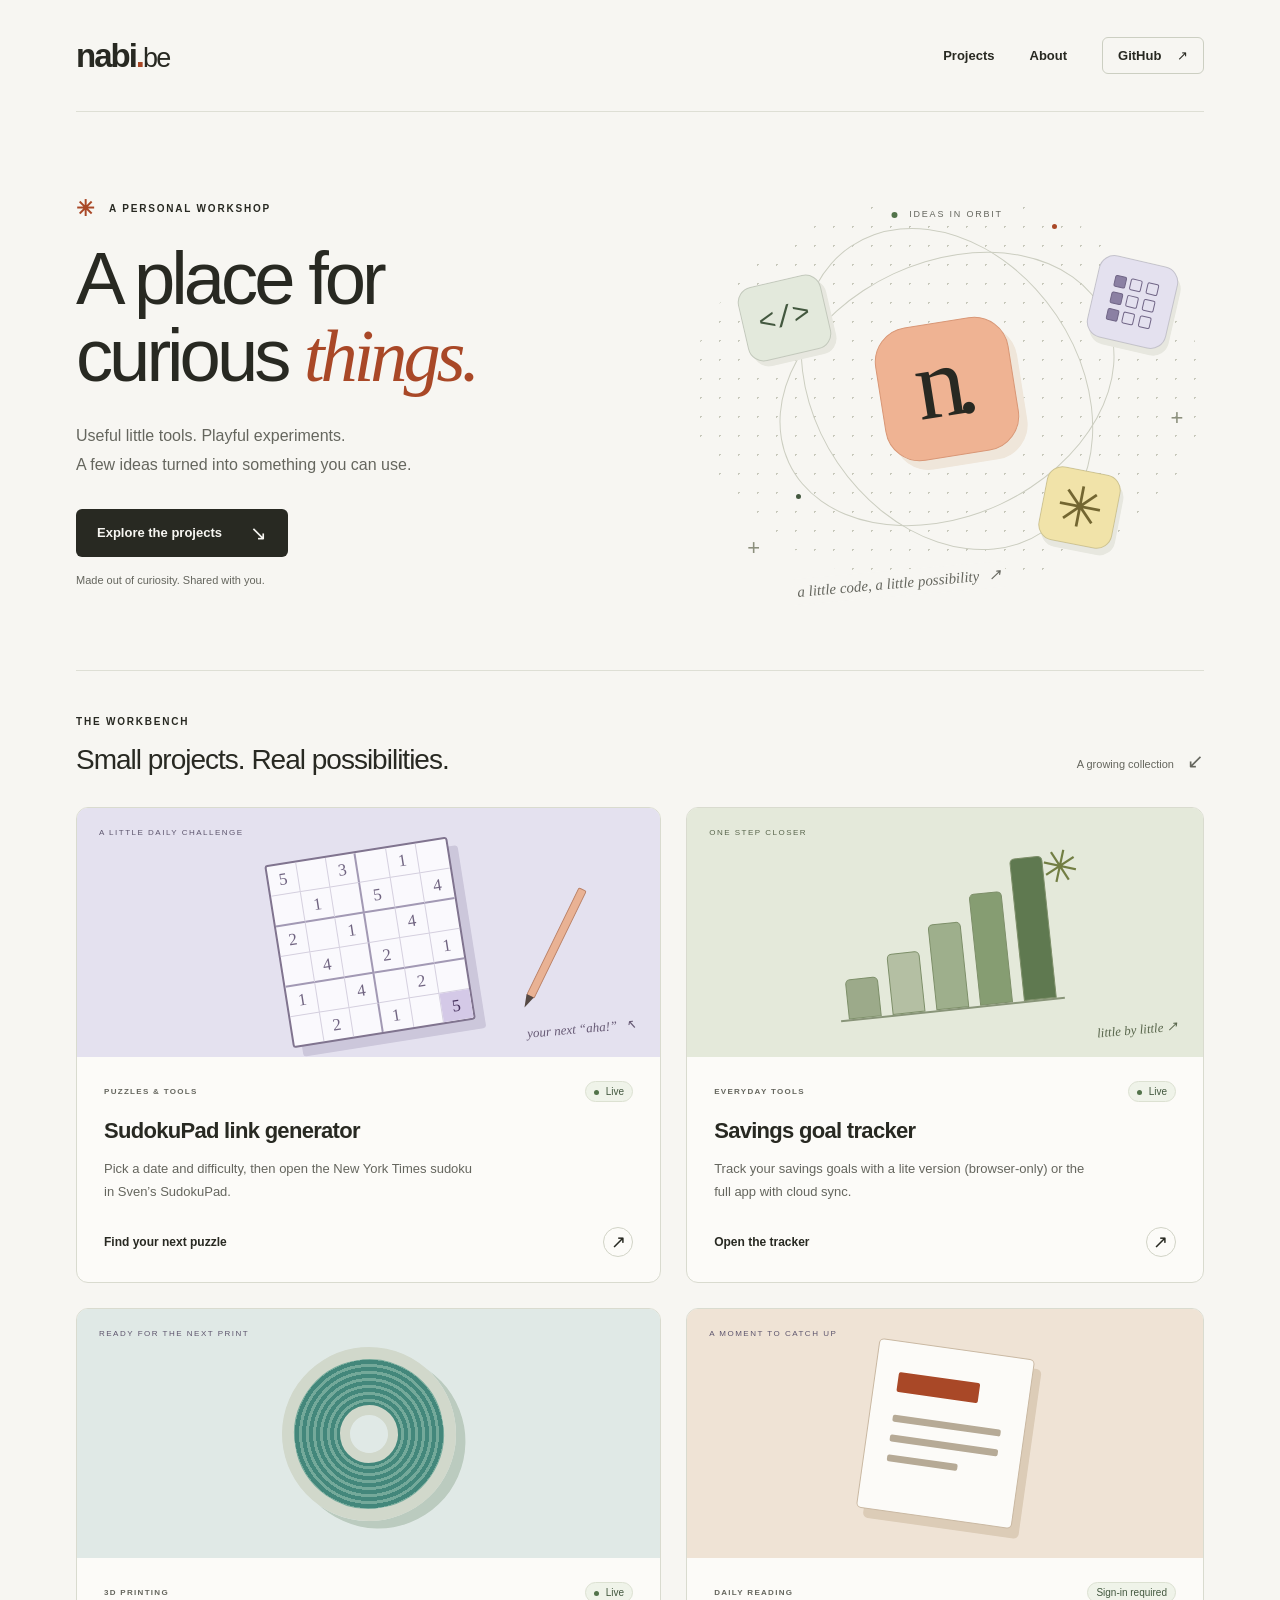
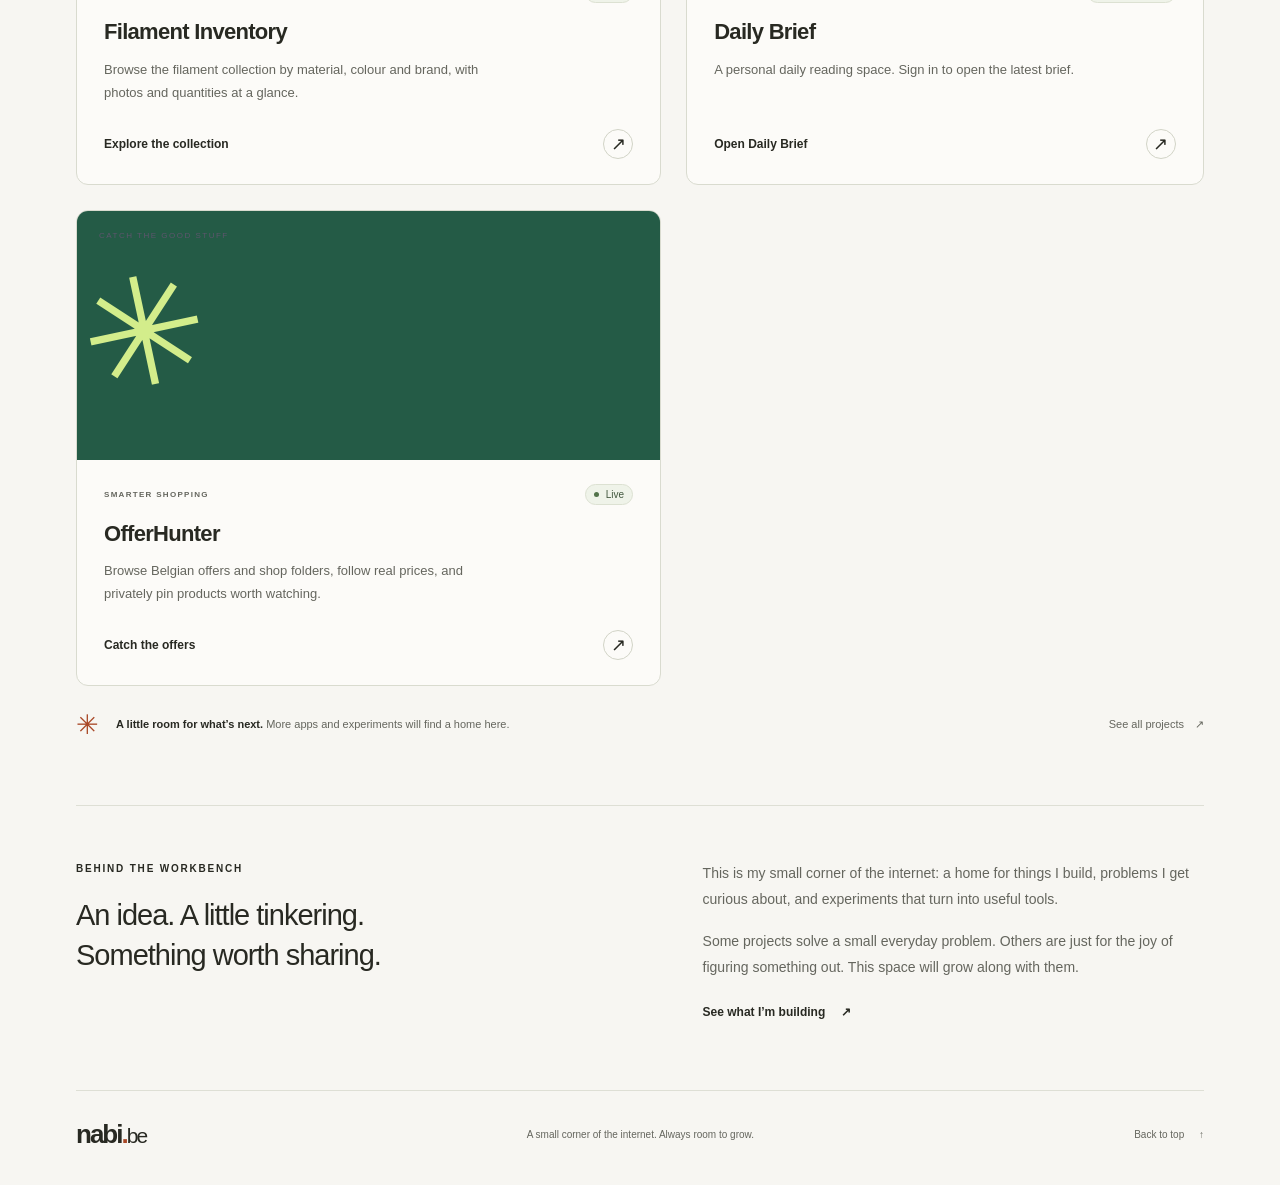
<file: index.html>
<!doctype html>
<html lang="en">
  <head>
    <meta charset="utf-8" />
    <meta name="viewport" content="width=device-width, initial-scale=1" />
    <meta name="theme-color" content="#f7f6f2" />
    <meta
      name="description"
      content="A small corner of the internet for useful tools, playful experiments, and things made out of curiosity. Explore projects at nabi.be."
    />
    <meta property="og:title" content="nabi.be — A place for curious things" />
    <meta
      property="og:description"
      content="Useful tools, playful experiments, and a little room for whatever comes next."
    />
    <meta property="og:type" content="website" />
    <meta property="og:url" content="https://nabi.be/" />
    <link rel="canonical" href="https://nabi.be/" />
    <link rel="icon" href="/favicon.svg" type="image/svg+xml" />
    <link rel="stylesheet" href="/styles.css?v=20261006" />
    <title>nabi.be — A place for curious things</title>
  </head>
  <body>
    <a class="skip-link" href="#main">Skip to content</a>
    <div class="page-shell">
      <header class="site-header">
        <a class="wordmark" href="/" aria-label="nabi.be home"
          >nabi<span class="wordmark-dot">.</span
          ><span class="wordmark-domain">be</span></a
        >
        <nav aria-label="Main navigation">
          <a href="/projects/">Projects</a>
          <a href="#about">About</a>
          <a class="github-link" href="https://github.com/ionabio"
            >GitHub <span aria-hidden="true">↗</span></a
          >
        </nav>
      </header>

      <main id="main">
        <section class="hero" aria-labelledby="hero-title">
          <div class="hero-copy">
            <p class="eyebrow">
              <span class="small-spark" aria-hidden="true">✳</span> A PERSONAL
              WORKSHOP
            </p>
            <h1 id="hero-title">A place for<br />curious <em>things.</em></h1>
            <p class="hero-description">
              Useful little tools. Playful experiments.<br />A few ideas turned
              into something you can use.
            </p>
            <a class="button" href="#projects"
              >Explore the projects <span aria-hidden="true">↘</span></a
            >
            <p class="hero-footnote">Made out of curiosity. Shared with you.</p>
          </div>
          <div class="workshop-art" aria-hidden="true">
            <div class="art-caption">
              <span class="status-dot"></span> IDEAS IN ORBIT
            </div>
            <div class="orbit orbit-one"></div>
            <div class="orbit orbit-two"></div>
            <div class="orbit-center"><span>n.</span></div>
            <div class="floating-tile code-tile">&lt;/&gt;</div>
            <div class="floating-tile puzzle-tile">
              <i></i><i></i><i></i><i></i><i></i><i></i><i></i><i></i><i></i>
            </div>
            <div class="floating-tile spark-tile">✳</div>
            <span class="orbit-dot dot-one"></span
            ><span class="orbit-dot dot-two"></span>
            <span class="art-plus plus-one">+</span
            ><span class="art-plus plus-two">+</span>
            <div class="art-note">
              a little code, a little possibility <span>↗</span>
            </div>
          </div>
        </section>

        <section
          class="projects-section"
          id="projects"
          aria-labelledby="projects-title"
        >
          <div class="section-heading">
            <div>
              <p class="eyebrow">THE WORKBENCH</p>
              <h2 id="projects-title">Small projects. Real possibilities.</h2>
            </div>
            <span class="section-aside"
              >A growing collection <span aria-hidden="true">↙</span></span
            >
          </div>
          <div class="project-grid">
            <a
              class="project-card sudoku-card"
              href="/sudokuPad/"
              aria-labelledby="sudoku-title"
              aria-describedby="sudoku-description"
            >
              <div class="project-art sudoku-art" aria-hidden="true">
                <span class="art-label">A LITTLE DAILY CHALLENGE</span>
                <div class="sudoku-board">
                  <span>5</span><span></span><span>3</span><span></span
                  ><span>1</span><span></span> <span></span><span>1</span
                  ><span></span><span>5</span><span></span><span>4</span>
                  <span>2</span><span></span><span>1</span><span></span
                  ><span>4</span><span></span> <span></span><span>4</span
                  ><span></span><span>2</span><span></span><span>1</span>
                  <span>1</span><span></span><span>4</span><span></span
                  ><span>2</span><span></span> <span></span><span>2</span
                  ><span></span><span>1</span><span></span
                  ><span class="selected-cell">5</span>
                </div>
                <span class="pencil-stroke"></span
                ><span class="puzzle-annotation"
                  >your next “aha!” <span>↖</span></span
                >
              </div>
              <div class="project-body">
                <div class="project-meta">
                  <span>PUZZLES & TOOLS</span
                  ><span class="live-badge"
                    ><span class="status-dot"></span> Live</span
                  >
                </div>
                <h3 id="sudoku-title">SudokuPad link generator</h3>
                <p id="sudoku-description">
                  Pick a date and difficulty, then open the New York Times
                  sudoku in Sven’s SudokuPad.
                </p>
                <div class="project-action">
                  Find your next puzzle
                  <span class="circle-arrow" aria-hidden="true">↗</span>
                </div>
              </div>
            </a>

            <a
              class="project-card savings-card"
              href="https://saving.nabi.be/"
              aria-labelledby="savings-title"
              aria-describedby="savings-description"
            >
              <div class="project-art savings-art" aria-hidden="true">
                <span class="art-label">ONE STEP CLOSER</span>
                <div class="savings-chart">
                  <span></span><span></span><span></span><span></span
                  ><span></span>
                </div>
                <span class="goal-spark">✳</span
                ><span class="savings-annotation">little by little ↗</span>
              </div>
              <div class="project-body">
                <div class="project-meta">
                  <span>EVERYDAY TOOLS</span
                  ><span class="live-badge"
                    ><span class="status-dot"></span> Live</span
                  >
                </div>
                <h3 id="savings-title">Savings goal tracker</h3>
                <p id="savings-description">
                  Track your savings goals with a lite version (browser-only) or
                  the full app with cloud sync.
                </p>
                <div class="project-action">
                  Open the tracker
                  <span class="circle-arrow" aria-hidden="true">↗</span>
                </div>
              </div>
            </a>

            <a class="project-card filament-card" href="https://filaments.nabi.be"
              aria-labelledby="filament-title" aria-describedby="filament-description">
              <div class="project-art filament-art" aria-hidden="true">
                <span class="art-label">READY FOR THE NEXT PRINT</span>
                <div class="filament-spool"><span></span></div>
              </div>
              <div class="project-body">
                <div class="project-meta"><span>3D PRINTING</span><span class="live-badge"><span class="status-dot"></span> Live</span></div>
                <h3 id="filament-title">Filament Inventory</h3>
                <p id="filament-description">Browse the filament collection by material, colour and brand, with photos and quantities at a glance.</p>
                <div class="project-action">Explore the collection <span class="circle-arrow" aria-hidden="true">&#8599;</span></div>
              </div>
            </a>
            <a class="project-card brief-card" href="https://brief.nabi.be"
              aria-labelledby="brief-title" aria-describedby="brief-description">
              <div class="project-art brief-art" aria-hidden="true">
                <span class="art-label">A MOMENT TO CATCH UP</span>
                <div class="brief-paper"><span></span><span></span><span></span><span></span></div>
              </div>
              <div class="project-body">
                <div class="project-meta"><span>DAILY READING</span><span class="live-badge">Sign-in required</span></div>
                <h3 id="brief-title">Daily Brief</h3>
                <p id="brief-description">A personal daily reading space. Sign in to open the latest brief.</p>
                <div class="project-action">Open Daily Brief <span class="circle-arrow" aria-hidden="true">&#8599;</span></div>
              </div>
            </a>
            <a class="project-card offerhunter-card" href="https://offerhunter.nabi.be/"
              aria-labelledby="offerhunter-title" aria-describedby="offerhunter-description">
              <div class="project-art offerhunter-art" aria-hidden="true">
                <span class="art-label">CATCH THE GOOD STUFF</span>
                <span class="offerhunter-spark">✳</span>
              </div>
              <div class="project-body">
                <div class="project-meta"><span>SMARTER SHOPPING</span><span class="live-badge"><span class="status-dot"></span> Live</span></div>
                <h3 id="offerhunter-title">OfferHunter</h3>
                <p id="offerhunter-description">Browse Belgian offers and shop folders, follow real prices, and privately pin products worth watching.</p>
                <div class="project-action">Catch the offers <span class="circle-arrow" aria-hidden="true">&#8599;</span></div>
              </div>
            </a>
          </div>
          <div class="future-note">
            <span class="future-spark" aria-hidden="true">✳</span>
            <p>
              <strong>A little room for what’s next.</strong> More apps and
              experiments will find a home here.
            </p>
            <a href="/projects/"
              >See all projects <span aria-hidden="true">↗</span></a
            >
          </div>
        </section>

        <section class="about-section" id="about" aria-labelledby="about-title">
          <div>
            <p class="eyebrow">BEHIND THE WORKBENCH</p>
            <h2 id="about-title">
              An idea. A little tinkering.<br />Something worth sharing.
            </h2>
          </div>
          <div class="about-copy">
            <p>
              This is my small corner of the internet: a home for things I
              build, problems I get curious about, and experiments that turn
              into useful tools.
            </p>
            <p>
              Some projects solve a small everyday problem. Others are just for
              the joy of figuring something out. This space will grow along with
              them.
            </p>
            <a class="text-link" href="https://github.com/ionabio"
              >See what I’m building <span aria-hidden="true">↗</span></a
            >
          </div>
        </section>
      </main>

      <footer class="site-footer">
        <a class="wordmark footer-wordmark" href="/" aria-label="nabi.be home"
          >nabi<span class="wordmark-dot">.</span
          ><span class="wordmark-domain">be</span></a
        >
        <p>A small corner of the internet. Always room to grow.</p>
        <a href="#main">Back to top <span aria-hidden="true">↑</span></a>
      </footer>
    </div>
  </body>
</html>
</file>
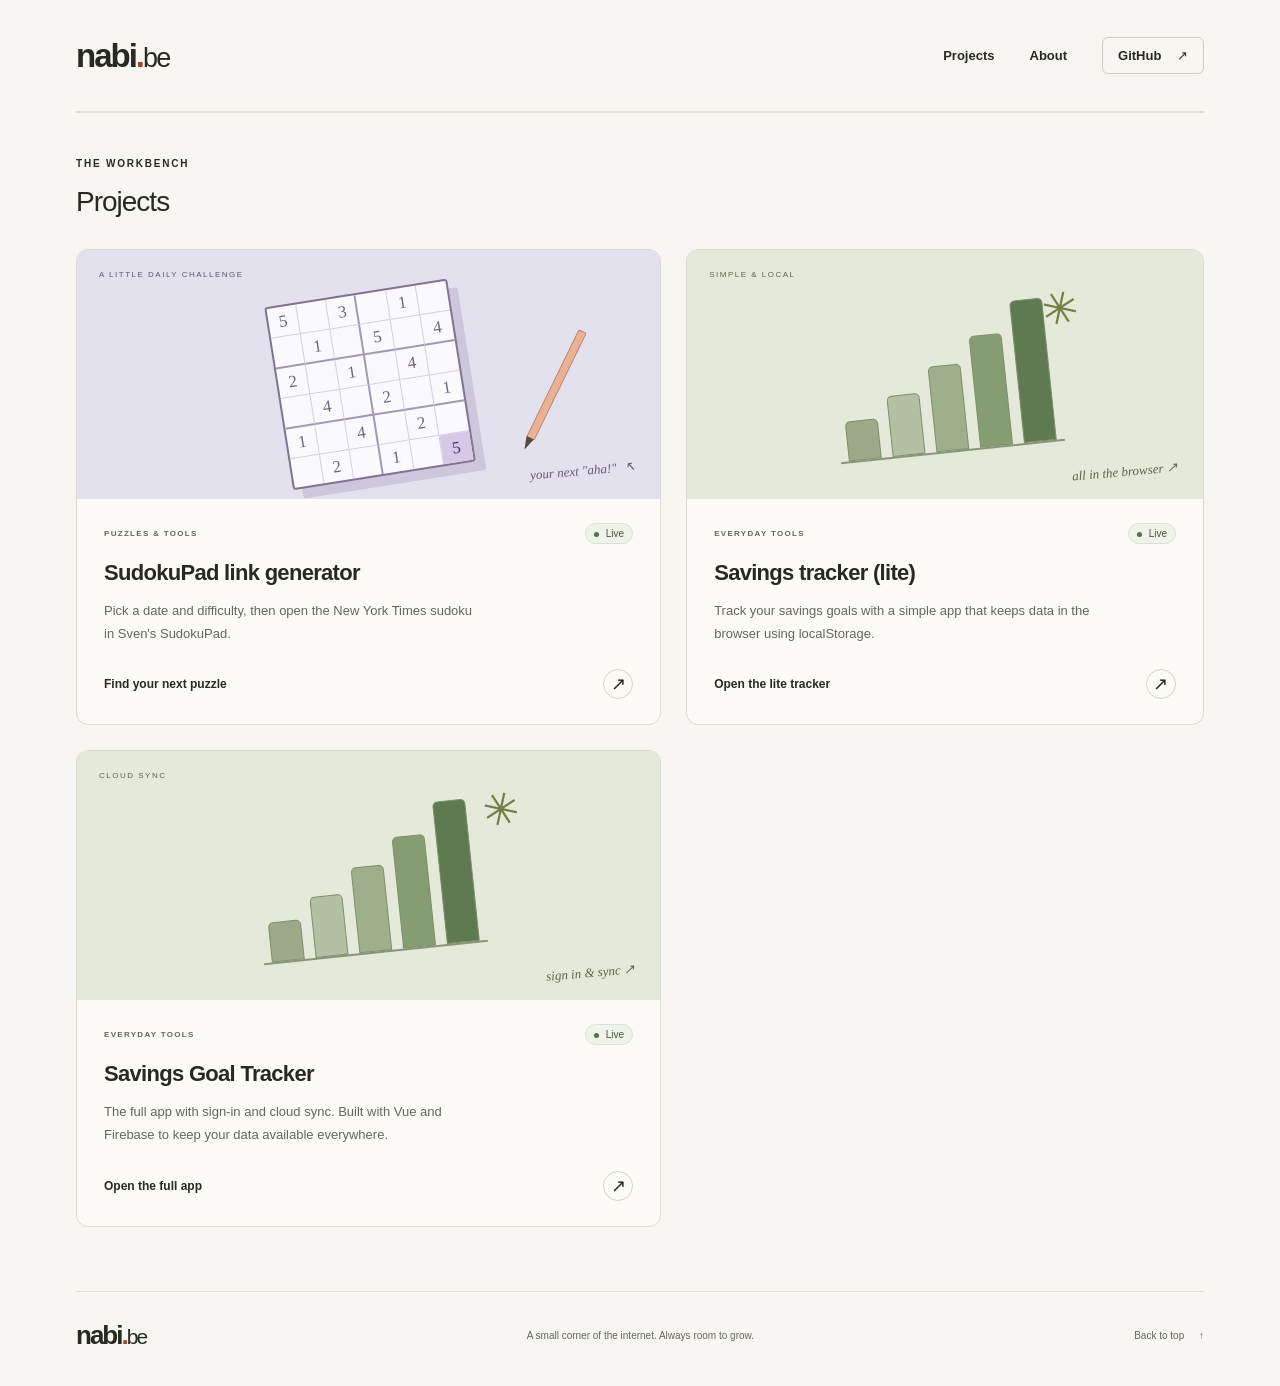
<file: projects/index.html>
<!doctype html>
<html lang="en">
  <head>
    <meta charset="utf-8" />
    <meta name="viewport" content="width=device-width, initial-scale=1" />
    <meta name="theme-color" content="#f7f6f2" />
    <meta
      name="description"
      content="A collection of tools and apps built by Nabio. From puzzle generators to savings trackers."
    />
    <meta property="og:title" content="Projects — nabi.be" />
    <meta
      property="og:description"
      content="Useful tools and apps, from simple to full-featured."
    />
    <meta property="og:type" content="website" />
    <meta property="og:url" content="https://nabi.be/projects/" />
    <link rel="canonical" href="https://nabi.be/projects/" />
    <link rel="icon" href="/favicon.svg" type="image/svg+xml" />
    <link rel="stylesheet" href="/styles.css" />
    <title>Projects — nabi.be</title>
  </head>
  <body>
    <a class="skip-link" href="#main">Skip to content</a>
    <div class="page-shell">
      <header class="site-header">
        <a class="wordmark" href="/" aria-label="nabi.be home"
          >nabi<span class="wordmark-dot">.</span
          ><span class="wordmark-domain">be</span></a
        >
        <nav aria-label="Main navigation">
          <a href="/projects/">Projects</a>
          <a href="/#about">About</a>
          <a class="github-link" href="https://github.com/ionabio"
            >GitHub <span aria-hidden="true">↗</span></a
          >
        </nav>
      </header>

      <main id="main">
        <section class="projects-section" aria-labelledby="projects-title">
          <div class="section-heading">
            <div>
              <p class="eyebrow">THE WORKBENCH</p>
              <h2 id="projects-title">Projects</h2>
            </div>
          </div>
          
          <div class="project-grid">
            <a
              class="project-card sudoku-card"
              href="/sudokuPad/"
              aria-labelledby="sudoku-title"
              aria-describedby="sudoku-description"
            >
              <div class="project-art sudoku-art" aria-hidden="true">
                <span class="art-label">A LITTLE DAILY CHALLENGE</span>
                <div class="sudoku-board">
                  <span>5</span><span></span><span>3</span><span></span
                  ><span>1</span><span></span> <span></span><span>1</span
                  ><span></span><span>5</span><span></span><span>4</span>
                  <span>2</span><span></span><span>1</span><span></span
                  ><span>4</span><span></span> <span></span><span>4</span
                  ><span></span><span>2</span><span></span><span>1</span>
                  <span>1</span><span></span><span>4</span><span></span
                  ><span>2</span><span></span> <span></span><span>2</span
                  ><span></span><span>1</span><span></span
                  ><span class="selected-cell">5</span>
                </div>
                <span class="pencil-stroke"></span
                ><span class="puzzle-annotation"
                  >your next "aha!" <span>↖</span></span
                >
              </div>
              <div class="project-body">
                <div class="project-meta">
                  <span>PUZZLES & TOOLS</span
                  ><span class="live-badge"
                    ><span class="status-dot"></span> Live</span
                  >
                </div>
                <h3 id="sudoku-title">SudokuPad link generator</h3>
                <p id="sudoku-description">
                  Pick a date and difficulty, then open the New York Times
                  sudoku in Sven's SudokuPad.
                </p>
                <div class="project-action">
                  Find your next puzzle
                  <span class="circle-arrow" aria-hidden="true">↗</span>
                </div>
              </div>
            </a>

            <a
              class="project-card savings-card"
              href="/saving/"
              aria-labelledby="savings-lite-title"
              aria-describedby="savings-lite-description"
            >
              <div class="project-art savings-art" aria-hidden="true">
                <span class="art-label">SIMPLE & LOCAL</span>
                <div class="savings-chart">
                  <span></span><span></span><span></span><span></span
                  ><span></span>
                </div>
                <span class="goal-spark">✳</span
                ><span class="savings-annotation">all in the browser ↗</span>
              </div>
              <div class="project-body">
                <div class="project-meta">
                  <span>EVERYDAY TOOLS</span
                  ><span class="live-badge"
                    ><span class="status-dot"></span> Live</span
                  >
                </div>
                <h3 id="savings-lite-title">Savings tracker (lite)</h3>
                <p id="savings-lite-description">
                  Track your savings goals with a simple app that keeps data in
                  the browser using localStorage.
                </p>
                <div class="project-action">
                  Open the lite tracker
                  <span class="circle-arrow" aria-hidden="true">↗</span>
                </div>
              </div>
            </a>

            <a
              class="project-card savings-card"
              href="https://saving-goal-tracker-464b8.web.app"
              aria-labelledby="savings-full-title"
              aria-describedby="savings-full-description"
            >
              <div class="project-art savings-art" aria-hidden="true">
                <span class="art-label">CLOUD SYNC</span>
                <div class="savings-chart">
                  <span></span><span></span><span></span><span></span
                  ><span></span>
                </div>
                <span class="goal-spark">✳</span
                ><span class="savings-annotation">sign in & sync ↗</span>
              </div>
              <div class="project-body">
                <div class="project-meta">
                  <span>EVERYDAY TOOLS</span
                  ><span class="live-badge"
                    ><span class="status-dot"></span> Live</span
                  >
                </div>
                <h3 id="savings-full-title">Savings Goal Tracker</h3>
                <p id="savings-full-description">
                  The full app with sign-in and cloud sync. Built with Vue and
                  Firebase to keep your data available everywhere.
                </p>
                <div class="project-action">
                  Open the full app
                  <span class="circle-arrow" aria-hidden="true">↗</span>
                </div>
              </div>
            </a>
          </div>
        </section>
      </main>

      <footer class="site-footer">
        <a class="wordmark footer-wordmark" href="/" aria-label="nabi.be home"
          >nabi<span class="wordmark-dot">.</span
          ><span class="wordmark-domain">be</span></a
        >
        <p>A small corner of the internet. Always room to grow.</p>
        <a href="#main">Back to top <span aria-hidden="true">↑</span></a>
      </footer>
    </div>
  </body>
</html>
</file>
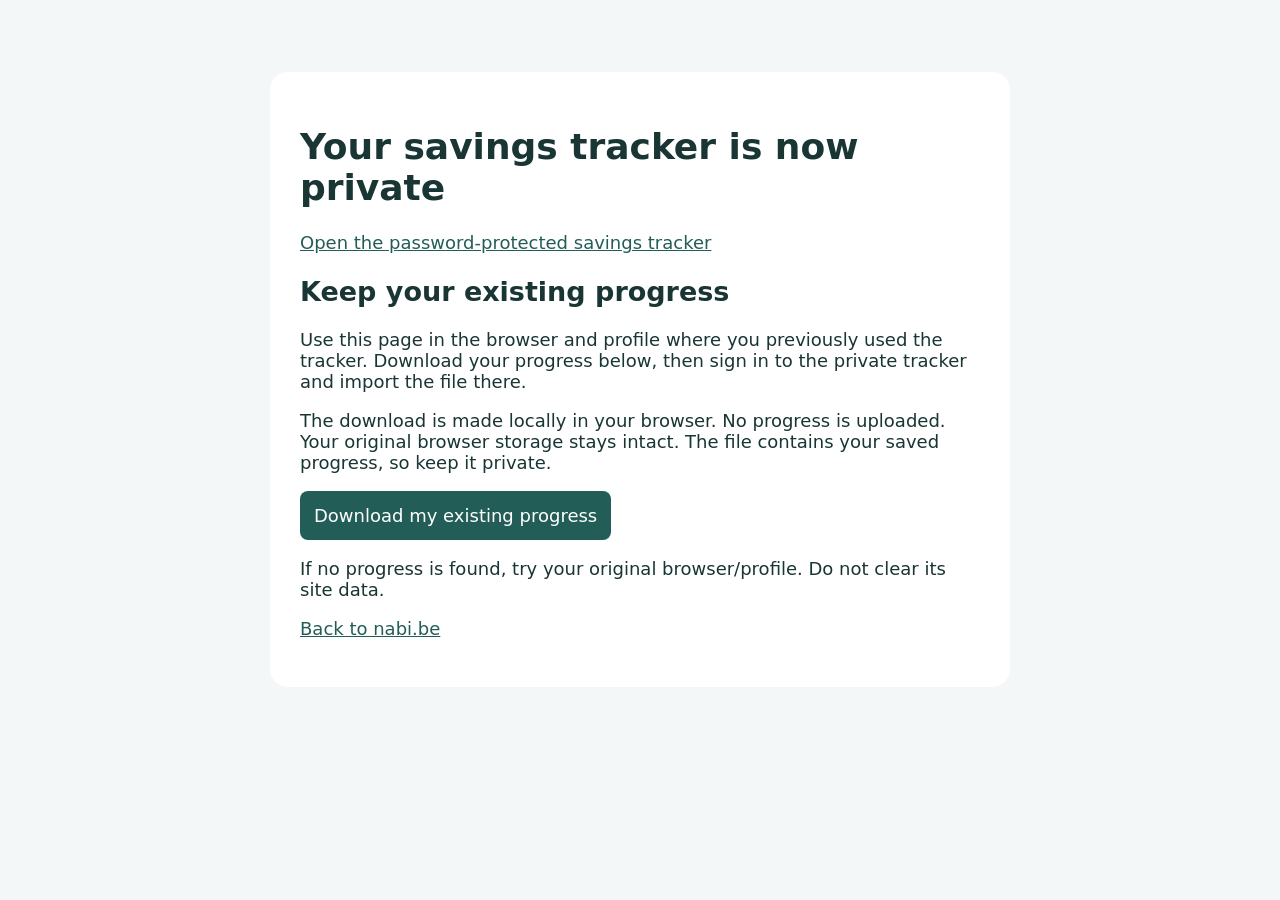
<file: saving/index.html>
<!doctype html><html lang="en"><meta charset="utf-8"><meta name="viewport" content="width=device-width,initial-scale=1"><title>Savings tracker · Private progress transfer</title><style>body{font:18px system-ui;color:#193534;background:#f4f7f7;margin:0}main{max-width:680px;margin:8vh auto;padding:30px;background:white;border-radius:18px}a{color:#225e57}button{padding:14px;font:inherit;background:#225e57;color:white;border:0;border-radius:8px}</style><main><h1>Your savings tracker is now private</h1><p><a href="https://saving.nabi.be/">Open the password-protected savings tracker</a></p><h2>Keep your existing progress</h2><p>Use this page in the browser and profile where you previously used the tracker. Download your progress below, then sign in to the private tracker and import the file there.</p><p>The download is made locally in your browser. No progress is uploaded. Your original browser storage stays intact. The file contains your saved progress, so keep it private.</p><button id="exportProgress" type="button">Download my existing progress</button><p id="transferStatus" role="status"></p><p>If no progress is found, try your original browser/profile. Do not clear its site data.</p><p><a href="/">Back to nabi.be</a></p></main><script src="/saving/transfer.js"></script></html>
</file>
<file: styles.css>
:root {
  color-scheme: light;
  --paper: #f7f6f2;
  --ink: #282922;
  --muted: #65665e;
  --line: #dedfd5;
  --orange: #a94827;
  --green: #43583f;
  --lavender: #e4e1ef;
}
* {
  box-sizing: border-box;
}
html {
  scroll-behavior: smooth;
  scroll-padding-top: 32px;
}
body {
  margin: 0;
  background: var(--paper);
  color: var(--ink);
  font-family: Inter, "Avenir Next", Avenir, "Segoe UI", sans-serif;
  -webkit-font-smoothing: antialiased;
}
a {
  color: inherit;
  text-decoration: none;
}
button,
a {
  -webkit-tap-highlight-color: transparent;
}
a:focus-visible {
  outline: 3px solid var(--orange);
  outline-offset: 6px;
  border-radius: 3px;
}
::selection {
  background: #f3c7ad;
  color: #282922;
}
.page-shell {
  max-width: 1240px;
  padding: 0 56px;
  margin: auto;
}
.skip-link {
  position: fixed;
  top: 12px;
  left: 12px;
  padding: 12px 18px;
  background: var(--ink);
  color: white;
  transform: translateY(-160%);
  z-index: 10;
}
.skip-link:focus {
  transform: translateY(0);
}
.site-header {
  height: 112px;
  display: flex;
  align-items: center;
  justify-content: space-between;
  border-bottom: 1px solid var(--line);
}
.wordmark {
  font-size: 33px;
  font-weight: 800;
  letter-spacing: -2px;
  display: inline-block;
}
.wordmark-dot {
  color: var(--orange);
}
.wordmark-domain {
  font-weight: 400;
  font-size: 27px;
  letter-spacing: -1.8px;
}
.site-header nav {
  display: flex;
  gap: 35px;
  align-items: center;
  font-size: 13px;
  font-weight: 550;
}
.site-header nav a:hover,
.text-link:hover,
.site-footer > a:last-child:hover {
  color: var(--orange);
}
.github-link {
  border: 1px solid #cccfc2;
  border-radius: 6px;
  padding: 10px 15px;
}
.github-link span {
  margin-left: 12px;
}
.hero {
  display: grid;
  grid-template-columns: 1.13fr 1fr;
  gap: 35px;
  align-items: center;
  padding: 86px 0 82px;
}
.eyebrow {
  font-size: 10px;
  letter-spacing: 1.8px;
  font-weight: 700;
  margin: 0 0 23px;
  line-height: 1.6;
}
.small-spark {
  font-size: 22px;
  color: var(--orange);
  vertical-align: middle;
  display: inline-block;
  margin-right: 9px;
  line-height: 15px;
}
h1 {
  font-size: clamp(52px, 5.8vw, 76px);
  line-height: 1.04;
  letter-spacing: -4px;
  font-weight: 500;
  margin: 0 0 27px;
}
h1 em {
  font-family: Georgia, "Times New Roman", serif;
  font-weight: 400;
  color: var(--orange);
  letter-spacing: -4px;
}
.hero-description {
  font-size: 16px;
  line-height: 1.8;
  color: var(--muted);
  margin: 0 0 29px;
}
.button {
  display: inline-flex;
  align-items: center;
  justify-content: space-between;
  gap: 28px;
  border-radius: 6px;
  padding: 16px 21px;
  background: var(--ink);
  color: var(--paper);
  font-size: 13px;
  font-weight: 550;
  transition:
    background 0.2s,
    transform 0.2s;
}
.button:hover {
  background: var(--green);
  transform: translateY(-2px);
}
.button span {
  font-size: 20px;
  line-height: 16px;
}
.hero-footnote {
  font-size: 11px;
  color: var(--muted);
  margin: 17px 0 0;
}
.workshop-art {
  height: 390px;
  position: relative;
  isolation: isolate;
  background-image: radial-gradient(#c7c8bb 1px, transparent 1px);
  background-size: 19px 19px;
  border-radius: 50%;
  overflow: visible;
}
.art-caption {
  position: absolute;
  top: 4px;
  left: 50%;
  transform: translateX(-50%);
  white-space: nowrap;
  font-size: 9px;
  letter-spacing: 1.8px;
  background: var(--paper);
  padding: 7px 12px;
  color: var(--muted);
}
.status-dot {
  display: inline-block;
  width: 6px;
  height: 6px;
  background: #52734a;
  border-radius: 50%;
  margin-right: 7px;
  vertical-align: middle;
}
.orbit {
  position: absolute;
  left: 50%;
  top: 49%;
  border: 1px solid #cccec1;
  border-radius: 50%;
  transform: translate(-50%, -50%) rotate(-25deg);
  z-index: -1;
}
.orbit-one {
  width: 350px;
  height: 255px;
}
.orbit-two {
  width: 265px;
  height: 345px;
  transform: translate(-50%, -50%) rotate(-34deg);
}
.orbit-center {
  position: absolute;
  left: 50%;
  top: 49%;
  transform: translate(-50%, -50%) rotate(-9deg);
  width: 135px;
  height: 135px;
  background: #efb393;
  border: 1px solid #d99776;
  border-radius: 35px;
  box-shadow: 7px 10px 0 #efe6da;
  display: grid;
  place-items: center;
}
.orbit-center span {
  font-family: Georgia, serif;
  font-size: 101px;
  line-height: 1;
  letter-spacing: -13px;
  padding-right: 13px;
  padding-bottom: 15px;
}
.floating-tile {
  position: absolute;
  display: grid;
  place-items: center;
  border: 1px solid rgba(40, 41, 34, 0.17);
  box-shadow: 4px 6px 0 #e7e7df;
  border-radius: 16px;
}
.code-tile {
  width: 85px;
  height: 76px;
  left: 10%;
  top: 21%;
  background: #e3e9dc;
  transform: rotate(-13deg);
  font-family: monospace;
  font-size: 29px;
  color: var(--green);
}
.puzzle-tile {
  width: 81px;
  height: 84px;
  right: 6%;
  top: 16%;
  background: var(--lavender);
  transform: rotate(13deg);
  padding: 17px;
  grid-template-columns: repeat(3, 1fr);
  gap: 4px;
}
.puzzle-tile i {
  height: 12px;
  width: 12px;
  border: 1.3px solid #706586;
  border-radius: 2px;
}
.puzzle-tile i:nth-child(3n + 1) {
  background: #8b80a3;
}
.spark-tile {
  height: 75px;
  width: 75px;
  right: 17%;
  bottom: 11%;
  background: #f1e3a9;
  font-size: 56px;
  transform: rotate(11deg);
  color: #736631;
}
.orbit-dot {
  position: absolute;
  border-radius: 50%;
  width: 11px;
  height: 11px;
  background: var(--green);
  border: 3px solid var(--paper);
}
.dot-one {
  left: 20%;
  bottom: 22%;
}
.dot-two {
  right: 28%;
  top: 6%;
  background: var(--orange);
}
.art-plus {
  position: absolute;
  font-size: 22px;
  color: #8c907d;
  font-weight: 300;
}
.plus-one {
  left: 11%;
  bottom: 7%;
}
.plus-two {
  right: 4%;
  top: 53%;
}
.art-note {
  position: absolute;
  bottom: -8px;
  left: 20%;
  font-size: 15px;
  transform: rotate(-5deg);
  font-style: italic;
  font-family: Georgia, serif;
  color: var(--muted);
  background: var(--paper);
  padding: 4px;
}
.art-note span {
  margin-left: 6px;
}
.projects-section {
  padding: 43px 0 64px;
  border-top: 1px solid var(--line);
}
.section-heading {
  display: flex;
  align-items: end;
  justify-content: space-between;
  gap: 24px;
  margin-bottom: 30px;
}
.section-heading .eyebrow {
  margin-bottom: 12px;
}
h2 {
  font-size: 28px;
  line-height: 1.25;
  letter-spacing: -1px;
  font-weight: 500;
  margin: 0;
}
.section-aside {
  font-size: 11px;
  color: var(--muted);
  white-space: nowrap;
  padding-bottom: 4px;
}
.section-aside span {
  font-size: 20px;
  margin-left: 10px;
}
.project-grid {
  display: grid;
  grid-template-columns: 1.13fr 1fr;
  gap: 25px;
}
.project-card {
  border: 1px solid #d9dbcf;
  border-radius: 12px;
  overflow: hidden;
  display: flex;
  flex-direction: column;
  background: #fcfbf8;
}
.sudoku-card {
  transition:
    transform 0.2s,
    box-shadow 0.2s;
}
.sudoku-card:hover {
  transform: translateY(-4px);
  box-shadow: 0 12px 30px #2829220c;
}
.project-art {
  height: 249px;
  position: relative;
  overflow: hidden;
}
.sudoku-art {
  background: var(--lavender);
  display: grid;
  place-items: center;
}
.art-label {
  position: absolute;
  left: 22px;
  top: 20px;
  font-size: 8px;
  letter-spacing: 1.5px;
  color: #5d556d;
}
.sudoku-board {
  display: grid;
  grid-template-columns: repeat(6, 1fr);
  width: 185px;
  height: 185px;
  transform: rotate(-9deg) translateY(10px);
  background: #faf9fd;
  border: 2px solid #80748f;
  border-radius: 3px;
  box-shadow: 9px 10px 0 #ccc7db;
  overflow: hidden;
}
.sudoku-board span {
  display: grid;
  place-items: center;
  font-family: Georgia, serif;
  font-size: 17px;
  border-right: 1px solid #d5d0df;
  border-bottom: 1px solid #d5d0df;
  color: #706481;
}
.sudoku-board span:nth-child(3n) {
  border-right: 2px solid #a299b4;
}
.sudoku-board span:nth-child(6n) {
  border-right: 0;
}
.sudoku-board span:nth-child(n + 7):nth-child(-n + 12),
.sudoku-board span:nth-child(n + 19):nth-child(-n + 24) {
  border-bottom: 2px solid #a299b4;
}
.sudoku-board span:nth-child(n + 31) {
  border-bottom: 0;
}
.sudoku-board .selected-cell {
  background: #d4c9e7;
  color: #48335f;
}
.pencil-stroke {
  position: absolute;
  right: 17%;
  top: 75px;
  height: 120px;
  width: 9px;
  transform: rotate(26deg);
  background: #e9b294;
  border: 1px solid #bb8267;
  border-radius: 2px;
}
.pencil-stroke:after {
  content: "";
  position: absolute;
  bottom: -13px;
  left: -1px;
  border-left: 4.5px solid transparent;
  border-right: 4.5px solid transparent;
  border-top: 13px solid #554944;
}
.puzzle-annotation {
  position: absolute;
  bottom: 20px;
  right: 24px;
  font-family: Georgia, serif;
  font-style: italic;
  font-size: 13px;
  transform: rotate(-5deg);
  color: #665974;
}
.puzzle-annotation span {
  margin-left: 5px;
}
.project-body {
  padding: 24px 27px 25px;
  display: flex;
  flex-direction: column;
  flex: 1;
}
.project-meta {
  display: flex;
  align-items: center;
  justify-content: space-between;
  gap: 10px;
  margin-bottom: 15px;
  font-size: 8px;
  letter-spacing: 1.3px;
  font-weight: 600;
  color: var(--muted);
}
.live-badge {
  letter-spacing: 0;
  font-size: 10px;
  font-weight: 400;
  border: 1px solid #dce1d2;
  border-radius: 20px;
  padding: 4px 8px;
  white-space: nowrap;
}
.live-badge {
  color: var(--green);
  background: #eff3e9;
}
.live-badge .status-dot {
  width: 5px;
  height: 5px;
  margin-right: 4px;
}
h3 {
  font-size: 22px;
  font-weight: 550;
  line-height: 1.25;
  letter-spacing: -0.7px;
  margin: 0 0 12px;
}
.project-body > p {
  font-size: 13px;
  line-height: 1.8;
  color: var(--muted);
  max-width: 380px;
  margin: 0 0 24px;
}
.project-action {
  display: flex;
  align-items: center;
  justify-content: space-between;
  gap: 15px;
  font-size: 12px;
  font-weight: 550;
  margin-top: auto;
}
.circle-arrow {
  border: 1px solid #d2d4c7;
  width: 30px;
  height: 30px;
  border-radius: 50%;
  display: grid;
  place-items: center;
  font-size: 18px;
  transition:
    background 0.2s,
    color 0.2s;
}
.sudoku-card:hover .circle-arrow,
.project-action:hover .circle-arrow {
  background: var(--ink);
  color: white;
}
.about-section {
  border-top: 1px solid var(--line);
  padding: 55px 0 65px;
  display: grid;
  grid-template-columns: 1.13fr 1fr;
  gap: 60px;
}
.about-section .eyebrow {
  margin-bottom: 18px;
}
.about-section h2 {
  font-size: 29px;
  line-height: 1.4;
}
.about-copy {
  font-size: 14px;
  line-height: 1.85;
  color: var(--muted);
}
.about-copy p {
  margin: 0 0 16px;
}
.text-link {
  font-size: 12px;
  color: var(--ink);
  font-weight: 600;
  display: inline-block;
  margin-top: 5px;
}
.text-link span {
  margin-left: 12px;
}
.site-footer {
  border-top: 1px solid var(--line);
  padding: 28px 0 35px;
  display: flex;
  align-items: center;
  justify-content: space-between;
  gap: 20px;
}
.footer-wordmark {
  font-size: 26px;
}
.footer-wordmark .wordmark-domain {
  font-size: 21px;
}
.site-footer p,
.site-footer > a:last-child {
  font-size: 10px;
  color: var(--muted);
}
.site-footer > a:last-child span {
  margin-left: 12px;
}
@media (min-width: 1440px) {
  .hero {
    padding-top: 100px;
    padding-bottom: 100px;
  }
}
@media (max-width: 1000px) {
  .page-shell {
    padding: 0 35px;
  }
  .hero {
    gap: 12px;
    padding: 65px 0;
  }
  .workshop-art {
    height: 350px;
  }
  .orbit-one {
    width: 285px;
    height: 235px;
  }
  .orbit-two {
    width: 235px;
    height: 295px;
  }
  .orbit-center {
    width: 115px;
    height: 115px;
  }
  .orbit-center span {
    font-size: 85px;
  }
  .code-tile {
    left: 0;
    width: 70px;
    height: 65px;
  }
  .puzzle-tile {
    right: 0;
  }
  .art-note {
    left: 10%;
    font-size: 13px;
  }
  h1 {
    letter-spacing: -3px;
  }
  .section-aside {
    display: none;
  }
  .pencil-stroke {
    right: 12%;
  }
  .puzzle-annotation {
    right: 14px;
    font-size: 11px;
  }
  .project-body {
    padding: 22px;
  }
  .project-meta {
    flex-wrap: wrap;
  }
  .about-section {
    gap: 35px;
  }
}
@media (max-width: 700px) {
  .page-shell {
    padding: 0 24px;
  }
  .site-header {
    height: 88px;
  }
  .site-header nav {
    gap: 20px;
    font-size: 12px;
  }
  .github-link {
    border: 0;
    padding: 0;
  }
  .github-link span {
    margin-left: 3px;
  }
  .wordmark {
    font-size: 30px;
  }
  .wordmark-domain {
    font-size: 24px;
  }
  .hero {
    grid-template-columns: 1fr;
    padding: 49px 0 43px;
    gap: 40px;
  }
  .hero-copy {
    max-width: 500px;
  }
  h1 {
    font-size: clamp(48px, 14vw, 64px);
    letter-spacing: -3.7px;
  }
  .hero-description {
    font-size: 15px;
  }
  .hero-footnote {
    font-size: 11px;
  }
  .workshop-art {
    width: 100%;
    max-width: 390px;
    height: 310px;
    justify-self: center;
  }
  .art-caption {
    top: -2px;
  }
  .orbit-one {
    width: 290px;
    height: 215px;
  }
  .orbit-two {
    width: 225px;
    height: 280px;
  }
  .code-tile {
    left: 8%;
    top: 15%;
  }
  .puzzle-tile {
    right: 8%;
    top: 10%;
  }
  .spark-tile {
    right: 13%;
    bottom: 9%;
    width: 63px;
    height: 63px;
    font-size: 48px;
  }
  .art-note {
    bottom: -4px;
    left: 17%;
  }
  .projects-section {
    padding: 35px 0 40px;
  }
  .section-heading {
    margin-bottom: 24px;
  }
  h2 {
    font-size: 25px;
  }
  .project-grid {
    grid-template-columns: 1fr;
    gap: 22px;
  }
  .project-art {
    height: 230px;
  }
  .project-body {
    padding: 23px;
  }
  .project-meta {
    font-size: 9px;
  }
  .project-body > p {
    font-size: 14px;
    max-width: none;
  }
  h3 {
    font-size: 23px;
  }
  .project-action {
    font-size: 13px;
  }
  .pencil-stroke {
    right: 19%;
    top: 61px;
  }
  .puzzle-annotation {
    right: 24px;
    font-size: 12px;
  }
  .about-section {
    grid-template-columns: 1fr;
    gap: 24px;
    padding: 38px 0 42px;
  }
  .about-section h2 {
    font-size: 27px;
  }
  .about-copy {
    font-size: 14px;
  }
  .site-footer {
    flex-wrap: wrap;
    padding: 25px 0;
    gap: 16px;
  }
  .site-footer p {
    order: 3;
    width: 100%;
    margin: 0;
  }
  .site-footer > a:last-child {
    font-size: 11px;
  }
}
@media (max-width: 370px) {
  .page-shell {
    padding: 0 18px;
  }
  .site-header nav {
    gap: 14px;
  }
  h1 {
    font-size: 48px;
  }
  .hero-description {
    font-size: 14px;
  }
  .project-body {
    padding: 20px;
  }
  .pencil-stroke {
    right: 10%;
  }
  .puzzle-annotation {
    font-size: 10px;
    right: 12px;
  }
  .orbit-one {
    width: 265px;
  }
  .art-note {
    left: 10%;
  }
}
@media (prefers-reduced-motion: reduce) {
  html {
    scroll-behavior: auto;
  }
  *,
  *:before,
  *:after {
    transition: none !important;
    animation: none !important;
  }
}

/* Savings illustration and the growing project collection. */
.savings-card {
  transition:
    transform 0.2s,
    box-shadow 0.2s;
}
.savings-card:hover {
  transform: translateY(-4px);
  box-shadow: 0 12px 30px #2829220c;
}
.savings-card:hover .circle-arrow {
  background: var(--ink);
  color: white;
}
.savings-art {
  background: #e4e9da;
  display: grid;
  place-items: center;
}
.savings-art .art-label {
  color: #59664c;
}
.savings-chart {
  width: 225px;
  height: 145px;
  display: flex;
  gap: 11px;
  align-items: end;
  border-bottom: 2px solid #899579;
  transform: rotate(-6deg);
  padding: 0 8px;
  margin-top: 12px;
}
.savings-chart span {
  width: 34px;
  background: #9caa8a;
  border: 1px solid #7d8f69;
  border-radius: 5px 5px 0 0;
  height: 28%;
}
.savings-chart span:nth-child(2) {
  height: 43%;
  background: #b4bfa3;
}
.savings-chart span:nth-child(3) {
  height: 60%;
  background: #9eaf8c;
}
.savings-chart span:nth-child(4) {
  height: 78%;
  background: #869d72;
}
.savings-chart span:nth-child(5) {
  height: 100%;
  background: #5f7950;
}
.goal-spark {
  position: absolute;
  font-size: 45px;
  top: 32px;
  right: 24%;
  color: #727e43;
  transform: rotate(12deg);
}
.savings-annotation {
  position: absolute;
  bottom: 19px;
  right: 25px;
  font-family: Georgia, serif;
  font-style: italic;
  font-size: 13px;
  color: #59664c;
  transform: rotate(-5deg);
}
.future-note {
  display: flex;
  align-items: center;
  gap: 17px;
  padding: 23px 0 0;
  color: var(--muted);
}
.future-spark {
  font-size: 27px;
  color: var(--orange);
}
.future-note p {
  font-size: 11px;
  line-height: 1.8;
  margin: 0;
  flex: 1;
}
.future-note strong {
  font-weight: 550;
  color: var(--ink);
}
.future-note a {
  font-size: 11px;
  white-space: nowrap;
}
.future-note a:hover {
  color: var(--orange);
}
.future-note a span {
  margin-left: 8px;
}
@media (max-width: 700px) {
  .future-note {
    flex-wrap: wrap;
    gap: 10px;
    padding-top: 25px;
  }
  .future-note p {
    flex-basis: 80%;
    font-size: 12px;
  }
  .future-note strong {
    display: block;
  }
  .future-note a {
    margin-left: 34px;
    font-size: 12px;
  }
  .goal-spark {
    top: 27px;
    right: 21%;
  }
}
@media (prefers-reduced-motion: reduce) {
  .savings-card {
    transition: none;
  }
}
@media (max-width: 700px) {
  .puzzle-annotation {
    display: none;
  }
}
@media (max-width: 370px) {
  .orbit-one {
    width: 210px;
    height: 170px;
  }
  .orbit-two {
    width: 170px;
    height: 220px;
  }
}

/* Subdomain projects share the existing responsive card layout. */
.filament-card, .brief-card { transition: transform .2s, box-shadow .2s; }
.filament-card:hover, .brief-card:hover { transform: translateY(-4px); box-shadow: 0 12px 30px #2829220c; }
.filament-art, .brief-art { display: grid; place-items: center; }
.filament-art { background: #e0e9e6; }
.brief-art { background: #efe3d5; }
.filament-spool { width: 174px; height: 174px; border-radius: 50%; background: repeating-radial-gradient(circle, #43877b 0 4px, #74a99a 4px 7px); border: 12px solid #d1d8cb; box-shadow: 8px 9px 0 #bbcbbf; display: grid; place-items: center; transform: rotate(-10deg); }
.filament-spool span { width: 58px; height: 58px; border: 10px solid #d1d8cb; border-radius: 50%; background: #e0e9e6; }
.brief-paper { width: 157px; height: 171px; background: #fcfbf8; border: 1px solid #cab9a3; border-radius: 5px; box-shadow: 8px 9px 0 #dcccb7; padding: 30px 23px; transform: rotate(8deg); }
.brief-paper span { display: block; height: 7px; margin-bottom: 13px; background: #b6aa96; border-radius: 2px; }
.brief-paper span:first-child { height: 20px; width: 75%; background: #a94827; margin-bottom: 23px; }
.brief-paper span:last-child { width: 65%; }
@media (prefers-reduced-motion: reduce) { .filament-card, .brief-card { transition: none; } }

.offerhunter-art { background: #245b46; color: #d3ed8b; }
.offerhunter-spark { display: block; font-size: 150px; line-height: 1; transform: rotate(-12deg); margin: auto; }
</file>
